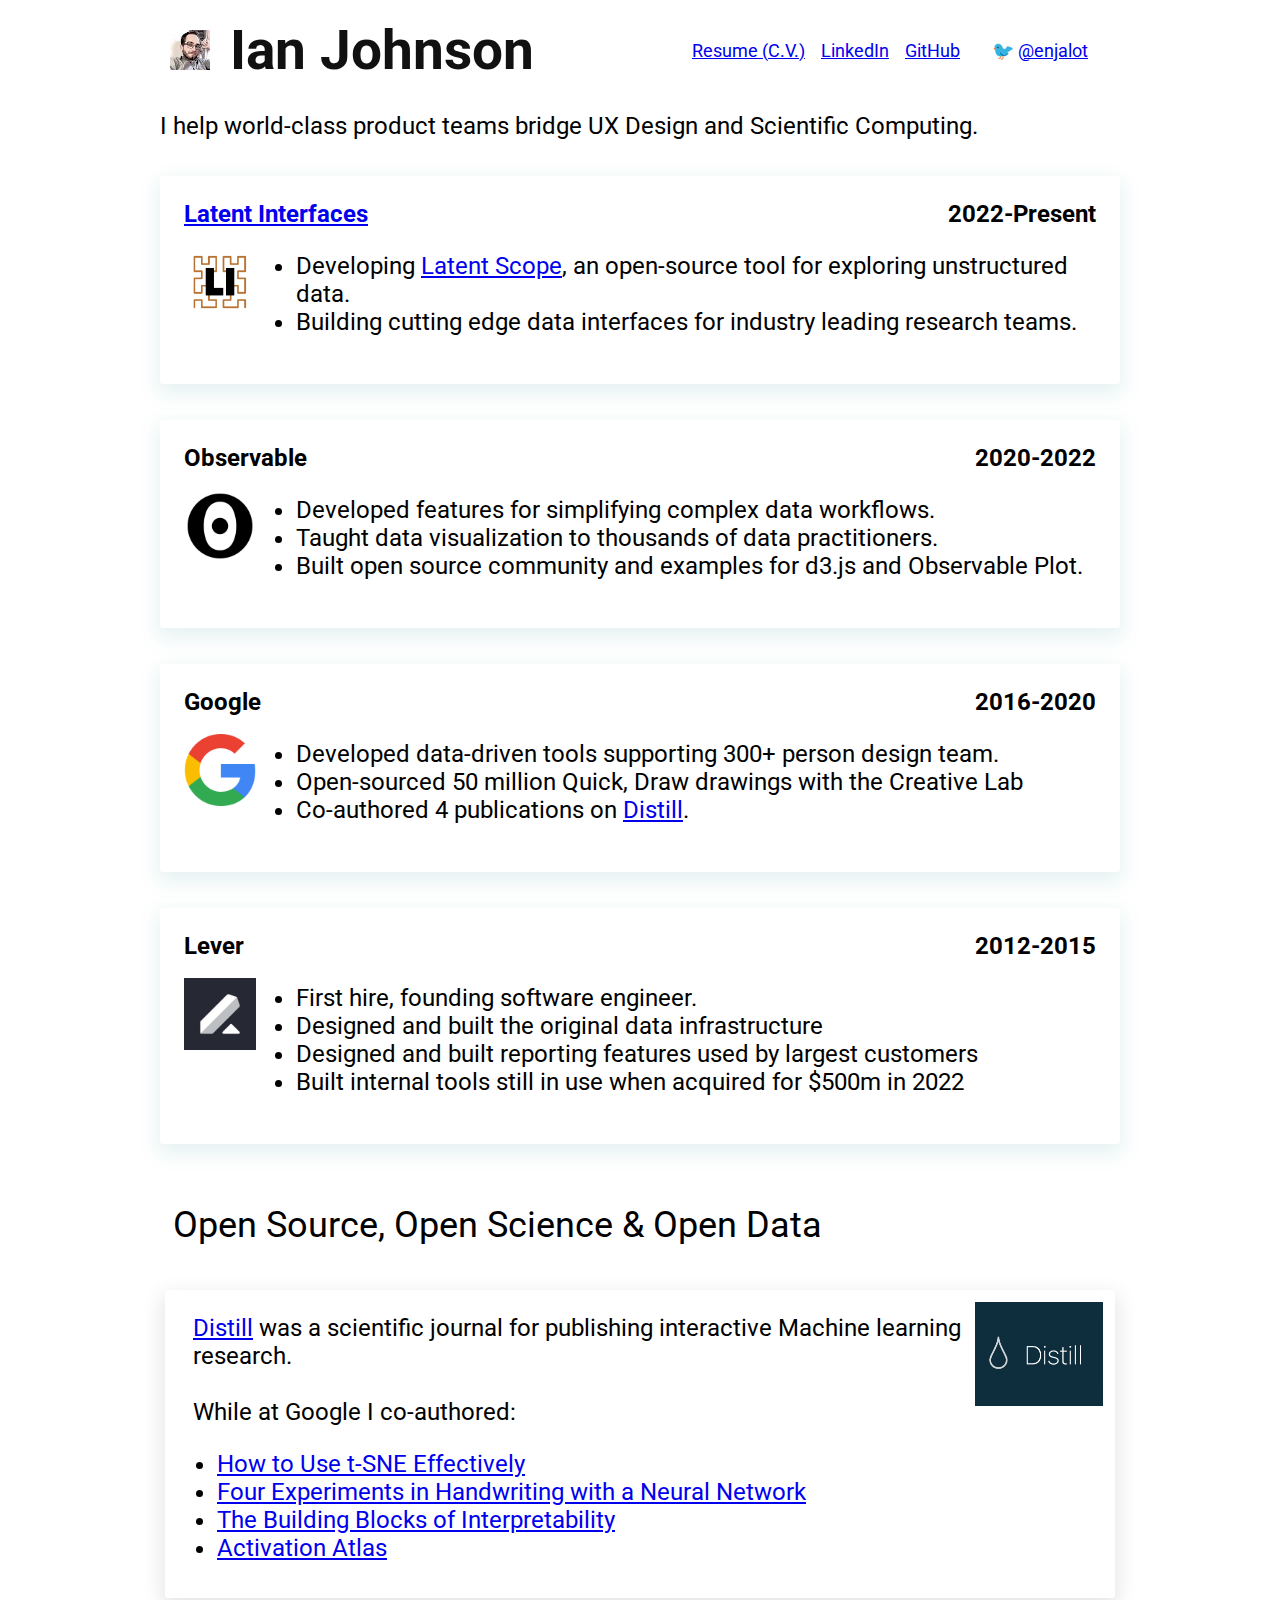
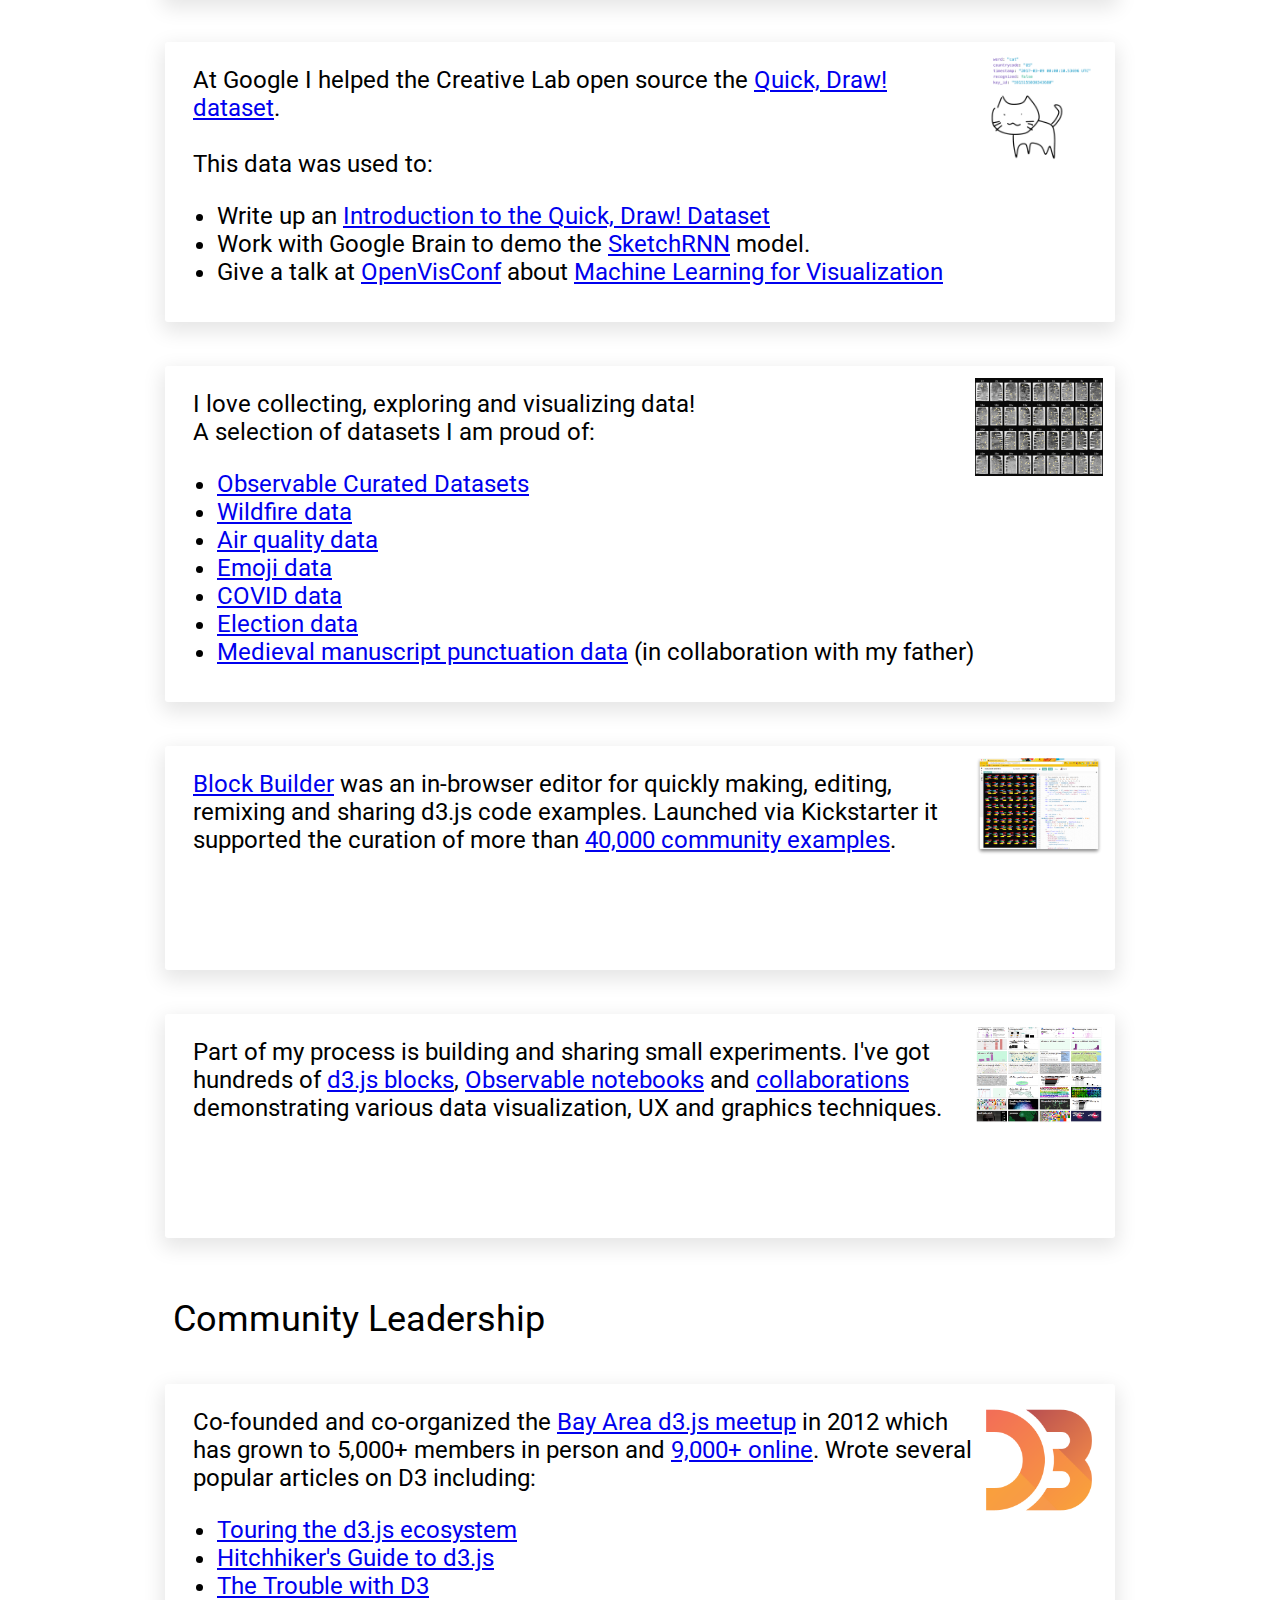
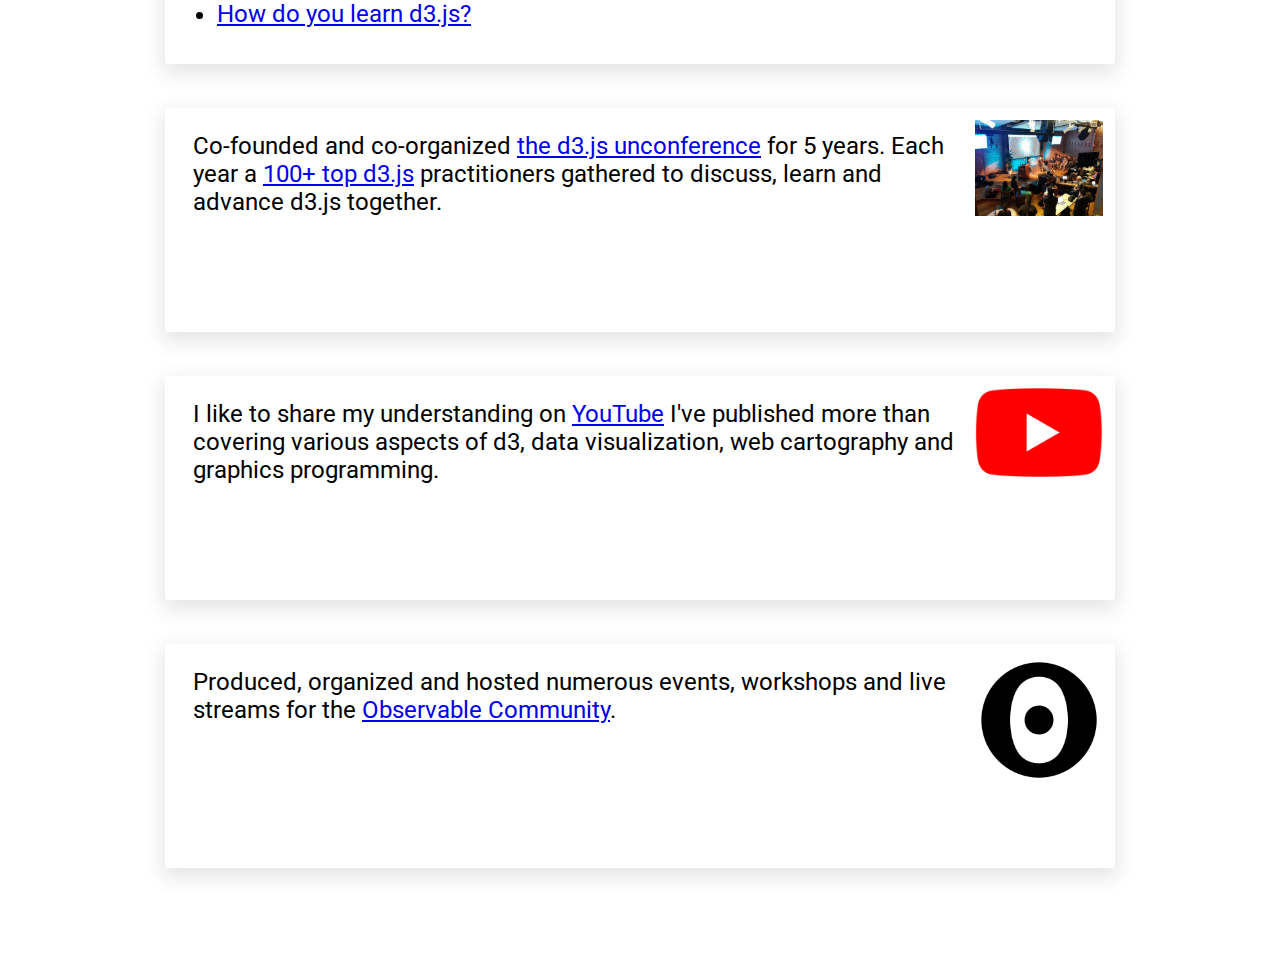
<file: index.html>
<!DOCTYPE html>
<html lang="en">
<head>
  <meta charset="utf-8">  
  <!-- Primary Meta Tags --> <!-- this is the default metadata which all websites can draw on --> 
  <title>Ian Johnson's Portfolio</title>
  <meta name="title" content="Ian Johnson's Portfolio">
  <meta name="description" content="Ian's past experiences and projects.">

  <!-- Open Graph / Facebook --> <!-- this is what Facebook and other social websites will draw on -->
  <meta property="og:type" content="website">
  <meta property="og:url" content="https://enjalot.github.io">
  <meta property="og:title" content="Ian Johnson's Portfolio">
  <meta property="og:description" content="Ian's past experiences and projects.">
  <meta property="og:image" content="https://enjalot.github.io/images/catdata.png">

  <!-- Twitter --> <!-- You can have different summary for Twitter! -->
  <meta property="twitter:card" content="summary_large_image">
  <meta property="twitter:url" content="https://enjalot.github.io">
  <meta property="twitter:title" content="Ian Johnson's Portfolio">
  <meta property="twitter:description" content="@enjalot's past experiences and projects.">
  <meta property="twitter:image" content="https://enjalot.github.io/images/catdata.png">

  <link href='https://fonts.googleapis.com/css?family=Roboto:400,700' rel='stylesheet' type='text/css'>
  <link href="style.css" media="screen" rel="stylesheet" type="text/css" />
  <style></style>
</head>
<body>
  <div id="portfolio">
    <div id="header">
      <span class="title">
        <img src="images/toon.jpg">
        <span class="name">Ian Johnson</span>
      </span>
      &nbsp;&nbsp;&nbsp;
      <span class="contact">
        <a href="/resume">Resume (C.V.)</a>&nbsp;&nbsp;&nbsp; 
        <a href="https://www.linkedin.com/in/iandavidjohnson">LinkedIn</a>&nbsp;&nbsp;&nbsp;
        <a href="https://github.com/enjalot">GitHub</a>&nbsp;&nbsp;&nbsp;
         &nbsp;&nbsp;&nbsp;
        🐦 <a href="https://twitter.com/enjalot">@enjalot</a>&nbsp;&nbsp;&nbsp;
        
      </span>
    </div>
    <div id="content">
      <!-- <div class="headline">Product Innovation</div> -->
      <div class="tagline">
        I help world-class product teams bridge UX Design and Scientific Computing.
      </div>
      <div>
        <div class="work">
          <div class="job">
            <a href="https://latentui.com"><span class="company">Latent Interfaces</span></a>
            <span>2022-Present</span>
          </div>
          <div class="description">
            <a href="https://latentui.com" class="logo"><img src="images/li_logo-transparent.png"></a>
              <ul>
                <li>Developing <a href="https://github.com/enjalot/latent-scope">Latent Scope</a>, an open-source tool for exploring unstructured data.</li>
                <li>Building cutting edge data interfaces for industry leading research teams.</li>
              </ul>
          </div>
        </div>
        <div class="work">
          <div class="job">
            <span class="company">Observable</span>
            <span>2020-2022</span>
          </div>
          <div class="description">
            <a href="https://observablehq.com" class="logo"><img src="images/observable.webp"></a>
              <ul>
                <li>Developed features for simplifying complex data workflows.</li>
                <li>Taught data visualization to thousands of data practitioners.</li>
                <li>Built open source community and examples for d3.js and Observable Plot.</li>
              </ul>
          </div>
        </div>
        <div class="work">
          <div class="job">
            <span class="company">Google</span>
            <span>2016-2020</span>
          </div>
          <div class="description">
            <a href="https://google.com" class="logo"><img src="images/google.png"></a>
            <ul>
              <li>Developed data-driven tools supporting 300+ person design team.</li>
              <li>Open-sourced 50 million Quick, Draw drawings with the Creative Lab</li>
              <li>Co-authored 4 publications on <a href="https://distill.pub/2018/building-blocks">Distill</a>.</li>
            </ul>
          </div>
        </div>
        <div class="work">
          <div class="job">
            <span class="company">Lever</span>
            <span>2012-2015</span>
          </div>
          <div class="description">
            <a href="https://lever.co" class="logo"><img src="images/lever.jpeg"></a>
            <ul>
              <li>First hire, founding software engineer.</li>
              <li>Designed and built the original data infrastructure</li>
              <li>Designed and built reporting features used by largest customers</li>
              <li>Built internal tools still in use when acquired for $500m in 2022</li>
            </ul>
          </div>
        </div>
      </div>


      <div class="headline">Open Source, Open Science & Open Data</div>

      <div class="project">
        <img src="images/distill.png">
       <p>
          <a href="https://distill.pub">Distill</a> was a scientific journal for publishing interactive Machine learning research. 

          <br><br>While at Google I co-authored: 
          </p>
      <ul>
        <li><a href="https://distill.pub/2016/misread-tsne">How to Use t-SNE Effectively</a></li>
        <li><a href="https://distill.pub/2016/handwriting/">Four Experiments in Handwriting with a Neural Network</a></li>
        <li><a href="https://distill.pub/2018/building-blocks">The Building Blocks of Interpretability</a></li>
        <li><a href="https://distill.pub/2019/activation-atlas">Activation Atlas</a></li>
      </ul>  
      </div>

      <div class="project">
        <img src="images/cat.png">
        <p>
          At Google I helped the Creative Lab open source the <a href="https://quickdraw.withgoogle.com/data">Quick, Draw! dataset</a>. 

          <br><br>This data was used to:
          <ul>
            <li>Write up an <a href="https://cloud.google.com/blog/products/gcp/drawings-in-the-cloud-introducing-the-quick-draw-dataset">Introduction to the Quick, Draw! Dataset</a></li>
            <li>Work with Google Brain to demo the <a href="https://magenta.tensorflow.org/sketch-rnn-demo">SketchRNN</a> model.</li>
            <li>Give a talk at <a href="https://openvisconf.com/">OpenVisConf</a> about <a href="https://medium.com/@enjalot/machine-learning-for-visualization-927a9dff1cab">Machine Learning for Visualization</a></li>
          </ul>
        </p>
      </div>

      

      <div class="project">
        <img src="images/tremor.png">
        <p>
          I love collecting, exploring and visualizing data! 
          <br/> A selection of datasets I am proud of:
          <ul>
          <li><a href="https://observablehq.com/@observablehq/curated-datasets">Observable Curated Datasets</a></li> 
          <li><a href="https://observablehq.com/@enjalot/california-fire-maps-workbook">Wildfire data</a></li>
          <li><a href="https://observablehq.com/@enjalot/purpleair-historical-data">Air quality data</a></li>
          <li><a href="https://observablehq.com/@codingwithfire/emojis">Emoji data</a></li>
          <li><a href="https://observablehq.com/collection/@codingwithfire/covid-explorations">COVID data</a></li>
          <li><a href="https://observablehq.com/collection/@codingwithfire/election-explorations">Election data</a></li>
          <li><a href="https://bl.ocks.org/enjalot/35624de656351f8e4a5f">Medieval manuscript punctuation data</a> (in collaboration with my father)</li>
          </ul>
        </p>
      </div>

      <div class="project">
        <img src="images/blockbuilder2.png">
        <p>
          <a href="https://blockbuilder.org/">Block Builder</a> was an in-browser editor for quickly making, editing, remixing and sharing
          d3.js code examples. Launched via Kickstarter it supported the curation of more than <a href="https://observablehq.com/@enjalot/blockbuilder-search-data">40,000 community examples</a>.
          
        </p>
      </div>

      <div class="project">
        <img src="images/blocks.png">
        <p>
          Part of my process is building and sharing small experiments. I've got hundreds of
          <a href="http://bl.ocks.org/enjalot">d3.js blocks</a>, <a href="http://observablehq.com/@enjalot">Observable notebooks</a> 
          and <a href="https://observablehq.com/@codingwithfire">collaborations</a>
          demonstrating various data visualization, UX and graphics techniques.
        </p>
      </div>



      <div class="headline">Community Leadership</div>
      <div class="project2">
        <img src="images/d3.png">
        <p>
          Co-founded and co-organized the <a href="http://www.meetup.com/Bay-Area-d3-User-Group/">Bay Area d3.js meetup</a>
in 2012 which has grown to 5,000+ members in person and <a href="https://d3-slackin.herokuapp.com/">9,000+ online</a>. 
Wrote several popular articles on D3 including:
        <ul>
          <li><a href="https://observablehq.com/@enjalot/touring-the-d3-ecosystem">Touring the d3.js ecosystem</a></li>
          <li><a href="https://medium.com/@enjalot/the-hitchhikers-guide-to-d3-js-a8552174733a">Hitchhiker's Guide to d3.js</a></li>
          <li><a href="https://medium.com/dailyjs/the-trouble-with-d3-4a84f7de011f">The Trouble with D3</a></li>
          <li><a href="https://medium.com/@enjalot/how-do-you-learn-d3-js-ccffc151419b">How do you learn d3.js?</a></li>
        </ul>
        </p>
      </div>
      <div class="project2">
        <img src="images/d3unconf.jpg">
        </a>
        <p>
          Co-founded and co-organized <a href="https://medium.com/@enjalot/d3-unconf-2014-e1377d6d72a7#.d22pxd932">the d3.js unconference</a> for 5 years. 
          Each year a <a href="https://medium.com/@enjalot/d3-unconf-2016-recap-b3af91a65f00">100+ top d3.js</a> practitioners gathered to discuss, learn and advance d3.js together.
        </p>
      </div>
      <div class="project2">
        <img src="images/youtube.webp">
        <p>
          I like to share my understanding on
          <a href="https://www.youtube.com/user/enjalot">YouTube</a>
            I've published more than covering various aspects of d3, data visualization, web cartography and graphics programming.
        </p>
      </div>
      <div class="project2">
          <img src="images/observable.webp">
          </a>
          <p>
            Produced, organized and hosted numerous events, workshops and live streams for the <a href="https://www.meetup.com/observablehq/">Observable Community</a>. 
          </p>
        </div>

    </div>
  </div>
</body>
</html>
</file>
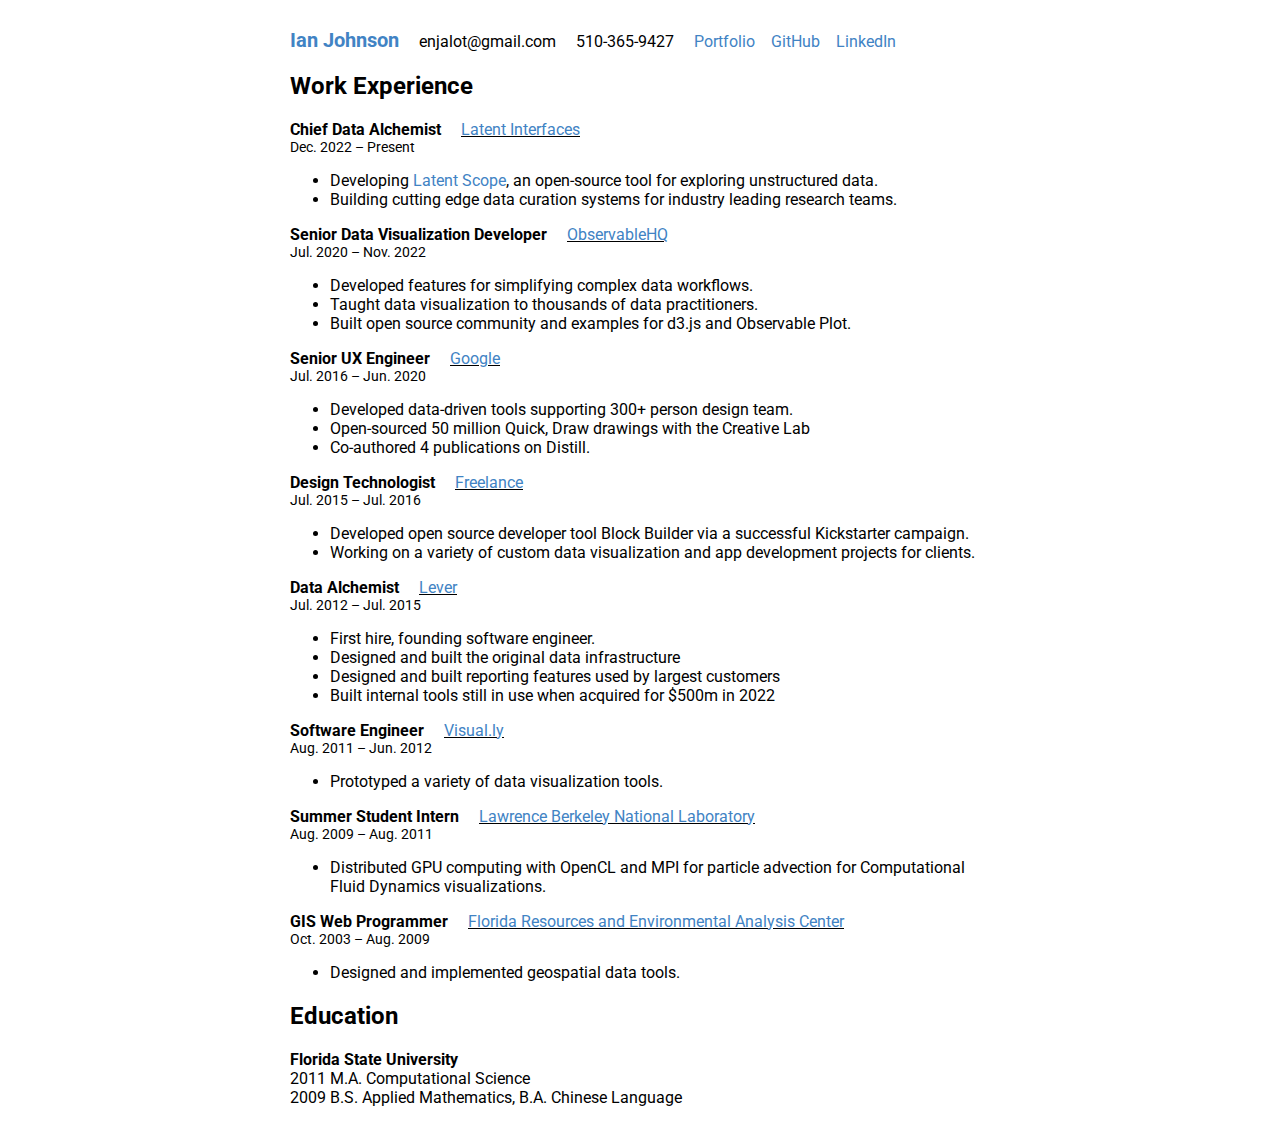
<file: resume/index.html>
<html>
<head>
  <title>Ian Johnson</title>
  <link href='https://fonts.googleapis.com/css?family=Roboto:400,700' rel='stylesheet' type='text/css'>
  <style>
    body {
      padding: 20px;
      color: #000000;
      font-family: Roboto, sans-serif;
    }
    .name {
      font-weight: bold;
      font-size: 20px;
    }
    .contact {
    }
    .position {
      font-weight: bold;

    }
    .company {
      text-decoration: underline;
    }
    .date {
      font-size: 14px;
    }
    .clearfix:after {
      content: ".";
      display: block;
      height: 0;
      clear: both;
      visibility: hidden;
    }
    #formats {
      width: 800px;
      margin-left: auto;
      margin-right: auto;
      background-color: #f2f2f2;
    }
    #footer {
      width: 800px;
      margin-left: auto;
      margin-right: auto;
    }
    #resume {
      width: 700px;
      margin-left: auto;
      margin-right: auto;
    }
    #resume blockquote {
      border-left: 5px solid #dddddd;
      margin: 1em 0;
      padding-left: 0.6em;
    }
    #resume a {
      color: #4183c4;
      text-decoration: none;
    }
    #resume a:visited {
      color: #4183c4;
      text-decoration: none;
    }
    #resume a:hover { text-decoration: underline; }
  </style>
</head>
<body>
  <div id="resume">
    <span class="name"><a href="/">Ian Johnson</a></span>
      &nbsp;&nbsp;&nbsp;
    <span class="contact">
      enjalot@gmail.com &nbsp;&nbsp;&nbsp;
      510-365-9427 &nbsp;&nbsp;&nbsp;
    <a href="/">Portfolio</a>&nbsp;&nbsp;&nbsp;
    <a href="https://github.com/enjalot">GitHub</a>&nbsp;&nbsp;&nbsp;
    <a href="https://www.linkedin.com/in/iandavidjohnson">LinkedIn</a>
  </span>

    <h2>Work Experience</h2>

    <p>
      <span class="position">Chief Data Alchemist</span> &nbsp;&nbsp;&nbsp;
      <span class="company"><a href="https://enjalot.substack.com/p/latent-interfaces">Latent Interfaces</a></span>
      <br>
      <span class="date">Dec. 2022 &ndash; Present</span>
    </p>
    <ul>
      <li>Developing <a href="https://github.com/enjalot/latent-scope">Latent Scope</a>, an open-source tool for exploring unstructured data.</li>
      <li>Building cutting edge data curation systems for industry leading research teams.</li>
    </ul>
    <p>
      <span class="position">Senior Data Visualization Developer</span> &nbsp;&nbsp;&nbsp;
      <span class="company"><a href="https://observablehq.com">ObservableHQ</a></span>
      <br>
      <span class="date">Jul. 2020 &ndash; Nov. 2022</span>
    </p>
    <ul>
      <li>Developed features for simplifying complex data workflows.</li>
      <li>Taught data visualization to thousands of data practitioners.</li>
      <li>Built open source community and examples for d3.js and Observable Plot.</li>
    </ul>
    <p>
      <span class="position">Senior UX Engineer</span> &nbsp;&nbsp;&nbsp;
      <span class="company"><a href="https://cloud.google.com">Google</a></span>
      <br>
      <span class="date">Jul. 2016 &ndash; Jun. 2020</span>
    </p>
    <ul>
      <li>Developed data-driven tools supporting 300+ person design team.</li>
      <li>Open-sourced 50 million Quick, Draw drawings with the Creative Lab</li>
      <li>Co-authored 4 publications on Distill.</li>
    </ul>

    <p>
      <span class="position">Design Technologist</span> &nbsp;&nbsp;&nbsp;
      <span class="company"><a href="https://bl.ocks.org/enjalot">Freelance</a></span>
      <br>
      <span class="date">Jul. 2015 &ndash; Jul. 2016</span>
    </p>
    <ul>
      <li>
        Developed open source developer tool Block Builder via a successful Kickstarter campaign.
      </li>
      <li>
        Working on a variety of custom data visualization and app development projects for clients.
      </li>
    </ul>

    <p>
      <span class="position">Data Alchemist</span> &nbsp;&nbsp;&nbsp;
    <span class="company"><a href="https://lever.co">Lever</a></span>
    <br>
    <span class="date">Jul. 2012 &ndash; Jul. 2015</span>
    </p>
    <ul>
      <li>First hire, founding software engineer.</li>
      <li>Designed and built the original data infrastructure</li>
      <li>Designed and built reporting features used by largest customers</li>
      <li>Built internal tools still in use when acquired for $500m in 2022</li>
    </ul>

    <p>
      <span class="position">Software Engineer</span> &nbsp;&nbsp;&nbsp;
      <span class="company"><a href="https://visual.ly">Visual.ly</a></span>
      <br>
      <span class="date">Aug. 2011 &ndash; Jun. 2012</span>
    </p>
    <ul>
    <li>
      Prototyped a variety of data visualization tools.
    </li>
    </ul>

    <p><span class="position">Summer Student Intern</span> &nbsp;&nbsp;&nbsp;
    <span class="company"><a href="https://www.lbl.gov/">Lawrence Berkeley National Laboratory</a></span>
    <br>
    <span class="date">Aug. 2009 &ndash; Aug. 2011</span>
    </p>
    <ul>
    <li>Distributed GPU computing with OpenCL and MPI for particle advection for Computational Fluid Dynamics visualizations.</li>
    </ul>

    <p>
      <span class="position">GIS Web Programmer</span> &nbsp;&nbsp;&nbsp;
    <span class="company"><a href="https://freac.fsu.edu">Florida Resources and Environmental Analysis Center</a></span>
    <br/>
    <span class="date">Oct. 2003 &ndash; Aug. 2009</span>
    </p>

    <ul>
    <li>
      Designed and implemented geospatial data tools.</li>
    </ul>


    <h2>Education</h2>
    <p>
    <b>Florida State University</b>
      <br/>
    2011 M.A. Computational Science<br/>
    2009 B.S. Applied Mathematics, B.A. Chinese Language<br/>
    </p>

  </div>
</body>
</html>
</file>
<file: style.css>
body {
  padding: 20px;
  padding-bottom: 50px;
  margin: 0;
  color: #000000;
  font-family: Roboto, sans-serif;

  display: flex;
  flex-direction: column;
  align-items: center;
  justify-content: center;
}
.name {
  font-weight: bold;
  font-size: 55px;
  padding: 0px 20px;
  margin-left: 50px;
}
.title img {
  position: absolute;
  margin-left: 10px;
  margin-top: 12px;
  height: 40px;
}
.contact {
  padding: 0px 20px;

}
.tagline {
  margin-top: 32px;
}
#header {
  width: 100%;
  height: 60px;
  display: flex;
  justify-content: space-between;
  align-items: center;
  color: #111;
  border-radius: 2px;
  font-size: 18px;
}

#contact {
  display:flex;
  align-items: center;
}
#content {
  height: calc(100% - 60px);
}
.section {
  display: flex;
  justify-content: space-between;
}

.headline {
  font-size: 36px;
  margin-top: 60px;
  margin-left: 13px;
}
.work {
  margin-top: 36px;
  display: flex;
  flex-direction: column;
  padding: 24px;
  box-shadow: 0px 7px 20px 3px rgba(10, 128, 128, 0.1);
  border-radius: 3px;
}
.work p {
  margin-top: 12px;
  margin-left: 56px;
  align-self: center;
}
.logo {
  padding-top: 18px;
}
.logo img {
  width: 72px;
}
.job {
  display: flex;
  flex-direction: row;
  justify-content: space-between;
  font-weight: bold;
}
.company {
  text-align: left;
}
.description {
  display: flex;
  flex-direction: row;
}

/* .project {
  width: 400px;
  min-height: 400px;
  margin-top: 45px;
  line-height: 25px;
}
.project img {
  width: 450px;
  margin-top: 10px;
} */

.project, .project2 {
  /* display: flex; */
  /* flex-direction: row; */
  margin: 44px 5px;
  padding: 12px;
  min-height: 200px;
  /* box-shadow: 0px 7px 20px 3px rgba(128, 10, 128, 0.1); */
  box-shadow: 0px 7px 20px 3px rgba(8, 8, 8, 0.1);
  border-radius: 3px;
}
.project2 {
  /* box-shadow: 0px 7px 20px 3px rgba(128, 128, 10, 0.1); */
}

.project img, .project2 img {
  float: right;
  width: 128px;
  height: fit-content;
  /* box-shadow: 0px 7px 20px 3px rgba(100, 100, 100, 0.8); */
}

.project p, .project2 p {
  margin-top: 12px;
  margin-left: 16px;
  align-self: center;
}

#portfolio {
  width: 960px;
}
#potfolio a {
  color: #4488ff;
  text-decoration: none;
}
#potfolio a:visited {
  color: #4488ff;
  text-decoration: none;
}
#potfolio a:hover { text-decoration: underline; }

#content {
  font-size: 24px;
}
@media (max-width: 960px) {
  #portfolio {
    width: 100%;
  }
  
  .section {
    display: block;
  }
}
</file>
